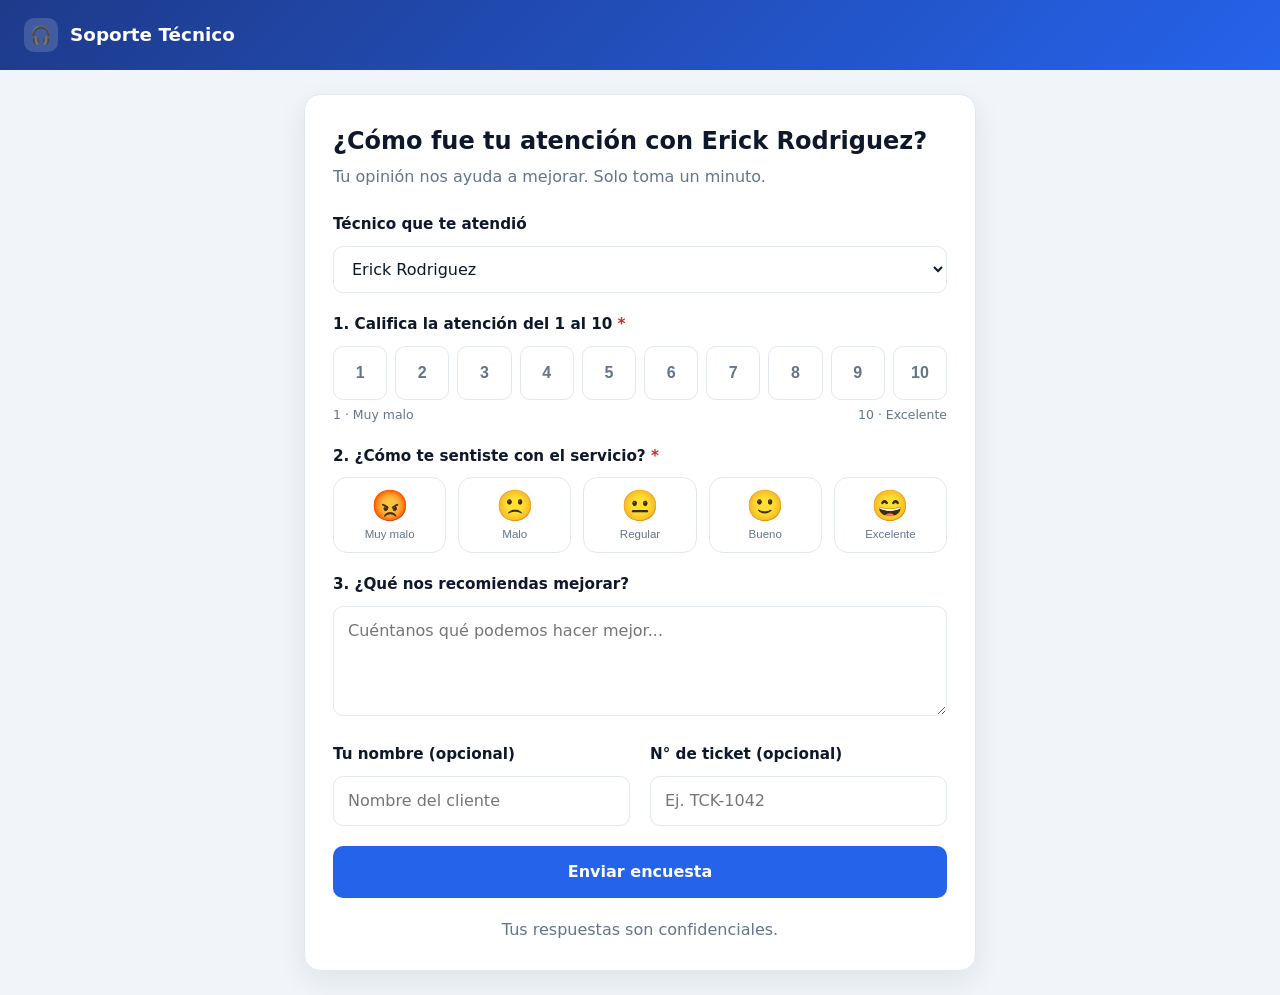
<file: encuesta.html>
<!DOCTYPE html>
<html lang="es">
<head>
  <meta charset="UTF-8" />
  <meta name="viewport" content="width=device-width, initial-scale=1.0" />
  <title>Encuesta de satisfacción</title>
  <link rel="stylesheet" href="assets/styles.css" />
</head>
<body>
  <header class="encabezado">
    <div class="marca">
      <div class="punto">🎧</div>
      <h1 id="empresa">Encuesta de satisfacción</h1>
    </div>
  </header>

  <main class="contenedor" style="max-width: 720px;">
    <div class="tarjeta">
      <div id="cargando" class="vacio">Cargando...</div>

      <form id="formulario" class="oculto">
        <h2 class="titulo" id="saludo">¿Cómo fue tu atención?</h2>
        <p class="subtitulo">Tu opinión nos ayuda a mejorar. Solo toma un minuto.</p>

        <div id="aviso-general" class="aviso error oculto"></div>

        <div class="campo">
          <label class="etiqueta">Técnico que te atendió</label>
          <select id="sel-tecnico"></select>
        </div>

        <div class="campo">
          <label class="etiqueta">1. Califica la atención del 1 al 10 <span class="req">*</span></label>
          <div class="puntajes" id="puntajes"></div>
          <div class="escada-puntaje"><span>1 · Muy malo</span><span>10 · Excelente</span></div>
          <div id="aviso-puntaje" class="aviso error oculto" style="margin-top:10px;"></div>
        </div>

        <div class="campo">
          <label class="etiqueta">2. ¿Cómo te sentiste con el servicio? <span class="req">*</span></label>
          <div class="caritas" id="caritas"></div>
        </div>

        <div class="campo">
          <label class="etiqueta">3. ¿Qué nos recomiendas mejorar?</label>
          <textarea id="comentario" placeholder="Cuéntanos qué podemos hacer mejor..."></textarea>
        </div>

        <div class="grid grid-2 mb">
          <div>
            <label class="etiqueta">Tu nombre (opcional)</label>
            <input type="text" id="cliente" placeholder="Nombre del cliente" />
          </div>
          <div>
            <label class="etiqueta">N° de ticket (opcional)</label>
            <input type="text" id="ticket" placeholder="Ej. TCK-1042" />
          </div>
        </div>

        <button type="submit" class="boton ancho" id="btn-enviar">Enviar encuesta</button>
        <p class="subtitulo centrado mt" style="margin-bottom:0;">Tus respuestas son confidenciales.</p>
      </form>

      <div id="gracias" class="oculto centrado">
        <div class="grande">🎉</div>
        <h2 class="titulo mt">¡Gracias por tu opinión!</h2>
        <p class="subtitulo">Tu respuesta fue registrada correctamente.</p>
      </div>
    </div>
  </main>

  <script src="assets/config.js"></script>
  <script src="assets/datos.js"></script>
  <script src="assets/encuesta.js"></script>
</body>
</html>
</file>
<file: assets/styles.css>
:root {
  --azul: #2563eb;
  --azul-oscuro: #1d4ed8;
  --texto: #0f172a;
  --texto-suave: #64748b;
  --fondo: #f1f5f9;
  --tarjeta: #ffffff;
  --borde: #e2e8f0;
  --verde: #16a34a;
  --ambar: #f59e0b;
  --rojo: #dc2626;
  --sombra: 0 10px 30px rgba(15, 23, 42, 0.08);
  --radio: 16px;
}

* { box-sizing: border-box; }

body {
  margin: 0;
  font-family: "Segoe UI", system-ui, -apple-system, Roboto, Arial, sans-serif;
  background: var(--fondo);
  color: var(--texto);
  line-height: 1.5;
  -webkit-font-smoothing: antialiased;
}

.contenedor { width: 100%; max-width: 960px; margin: 0 auto; padding: 24px; }
.contenedor-ancho { max-width: 1200px; }

.encabezado {
  background: linear-gradient(135deg, #1e3a8a, #2563eb);
  color: #fff;
  padding: 18px 24px;
  display: flex;
  align-items: center;
  justify-content: space-between;
  gap: 16px;
  flex-wrap: wrap;
}
.encabezado h1 { font-size: 1.15rem; margin: 0; font-weight: 600; }
.encabezado a { color: #dbeafe; text-decoration: none; font-size: .9rem; }
.encabezado a:hover { color: #fff; text-decoration: underline; }
.marca { display: flex; align-items: center; gap: 12px; }
.marca .punto { width: 34px; height: 34px; border-radius: 10px; background: rgba(255,255,255,.16); display: grid; place-items: center; font-size: 1.1rem; }

.tarjeta {
  background: var(--tarjeta);
  border: 1px solid var(--borde);
  border-radius: var(--radio);
  box-shadow: var(--sombra);
  padding: 28px;
}
.tarjeta + .tarjeta { margin-top: 20px; }

.titulo { font-size: 1.5rem; margin: 0 0 6px; }
.subtitulo { color: var(--texto-suave); margin: 0 0 24px; }

.campo { margin-bottom: 20px; }
.etiqueta { display: block; font-weight: 600; margin-bottom: 10px; font-size: .95rem; }
.etiqueta .req { color: var(--rojo); }

select, input[type="text"], input[type="email"], input[type="password"], input[type="date"], textarea {
  width: 100%;
  padding: 12px 14px;
  border: 1px solid var(--borde);
  border-radius: 10px;
  font: inherit;
  color: var(--texto);
  background: #fff;
  outline: none;
  transition: border-color .15s, box-shadow .15s;
}
select:focus, input:focus, textarea:focus {
  border-color: var(--azul);
  box-shadow: 0 0 0 4px rgba(37, 99, 235, .15);
}
textarea { resize: vertical; min-height: 110px; }

.puntajes { display: grid; grid-template-columns: repeat(10, 1fr); gap: 8px; }
.puntaje {
  aspect-ratio: 1 / 1;
  border: 1px solid var(--borde);
  background: #fff;
  border-radius: 10px;
  font-size: 1rem;
  font-weight: 600;
  color: var(--texto-suave);
  cursor: pointer;
  transition: all .12s;
  display: grid; place-items: center;
}
.puntaje:hover { border-color: var(--azul); color: var(--azul); transform: translateY(-2px); }
.puntaje.activo { background: var(--azul); border-color: var(--azul); color: #fff; transform: translateY(-2px); }

.escada-puntaje { display: flex; justify-content: space-between; font-size: .78rem; color: var(--texto-suave); margin-top: 6px; }

.caritas { display: flex; gap: 12px; flex-wrap: wrap; }
.carita {
  flex: 1;
  min-width: 72px;
  border: 1px solid var(--borde);
  background: #fff;
  border-radius: 14px;
  padding: 12px 8px;
  cursor: pointer;
  text-align: center;
  transition: all .12s;
  font-size: 1.9rem;
  line-height: 1;
}
.carita span { display: block; font-size: .72rem; color: var(--texto-suave); margin-top: 8px; }
.carita:hover { transform: translateY(-3px); border-color: var(--azul); }
.carita.activa { border-color: var(--azul); background: #eff6ff; box-shadow: 0 0 0 3px rgba(37,99,235,.15); }

.boton {
  display: inline-flex; align-items: center; justify-content: center; gap: 8px;
  padding: 13px 22px; border-radius: 10px; border: 1px solid transparent;
  background: var(--azul); color: #fff; font: inherit; font-weight: 600;
  cursor: pointer; transition: background .15s, transform .1s;
}
.boton:hover { background: var(--azul-oscuro); }
.boton:active { transform: scale(.98); }
.boton:disabled { opacity: .6; cursor: not-allowed; }
.boton.secundario { background: #fff; color: var(--texto); border-color: var(--borde); }
.boton.secundario:hover { background: #f8fafc; }
.boton.peligro { background: var(--rojo); }
.boton.peligro:hover { background: #b91c1c; }
.boton.ancho { width: 100%; }
.boton.pequeno { padding: 8px 14px; font-size: .85rem; }

.grid { display: grid; gap: 20px; }
.grid-2 { grid-template-columns: 1fr 1fr; }
.grid-3 { grid-template-columns: repeat(3, 1fr); }
.grid-4 { grid-template-columns: repeat(4, 1fr); }
.fila { display: flex; gap: 12px; flex-wrap: wrap; align-items: center; }
.espacio { flex: 1; }

.kpi { background: var(--tarjeta); border: 1px solid var(--borde); border-radius: var(--radio); padding: 18px 20px; box-shadow: var(--sombra); }
.kpi .valor { font-size: 2rem; font-weight: 700; line-height: 1.1; }
.kpi .nombre { color: var(--texto-suave); font-size: .85rem; margin-top: 4px; }

.insignia { display: inline-block; padding: 4px 10px; border-radius: 999px; font-size: .78rem; font-weight: 600; }
.insignia.remoto { background: #e0e7ff; color: #3730a3; }
.insignia.fisico { background: #dcfce7; color: #166534; }
.insignia.bueno { background: #dcfce7; color: #166534; }
.insignia.medio { background: #fef3c7; color: #92400e; }
.insignia.malo { background: #fee2e2; color: #991b1b; }

.tabla-envoltura { overflow-x: auto; border-radius: 12px; border: 1px solid var(--borde); }
table { width: 100%; border-collapse: collapse; background: #fff; font-size: .92rem; }
th, td { text-align: left; padding: 12px 14px; border-bottom: 1px solid var(--borde); vertical-align: top; }
th { background: #f8fafc; font-size: .78rem; text-transform: uppercase; letter-spacing: .03em; color: var(--texto-suave); }
tr:last-child td { border-bottom: none; }
.comentario-celda { max-width: 340px; white-space: pre-wrap; }

.vacio { text-align: center; color: var(--texto-suave); padding: 40px 16px; }
.aviso { padding: 12px 16px; border-radius: 10px; font-size: .9rem; margin-bottom: 18px; }
.aviso.info { background: #eff6ff; color: #1e40af; border: 1px solid #bfdbfe; }
.aviso.ok { background: #dcfce7; color: #166534; border: 1px solid #bbf7d0; }
.aviso.error { background: #fee2e2; color: #991b1b; border: 1px solid #fecaca; }

.login-capa { min-height: 100vh; display: grid; place-items: center; padding: 24px; }
.login-caja { width: 100%; max-width: 420px; }

.chip { display: inline-flex; align-items: center; gap: 6px; padding: 6px 12px; border-radius: 999px; background: #eff6ff; color: #1e40af; font-size: .82rem; font-weight: 600; }

.grafico-caja { position: relative; height: 300px; }

.oculto { display: none !important; }
.centrado { text-align: center; }
.mt { margin-top: 20px; }
.mb { margin-bottom: 20px; }
.grande { font-size: 3.5rem; line-height: 1; }

.qr-caja { text-align: center; padding: 16px; border: 1px dashed var(--borde); border-radius: 12px; }
.qr-caja canvas, .qr-caja img { max-width: 100%; }

.login-pill { font-size: .8rem; color: #dbeafe; }

@media (max-width: 720px) {
  .grid-2, .grid-3, .grid-4 { grid-template-columns: 1fr 1fr; }
  .puntajes { grid-template-columns: repeat(5, 1fr); }
  .tarjeta { padding: 20px; }
  .grande { font-size: 2.8rem; }
}
@media (max-width: 480px) {
  .grid-3, .grid-4 { grid-template-columns: 1fr 1fr; }
  .caritas { gap: 8px; }
  .carita { min-width: 54px; font-size: 1.5rem; }
}
</file>
